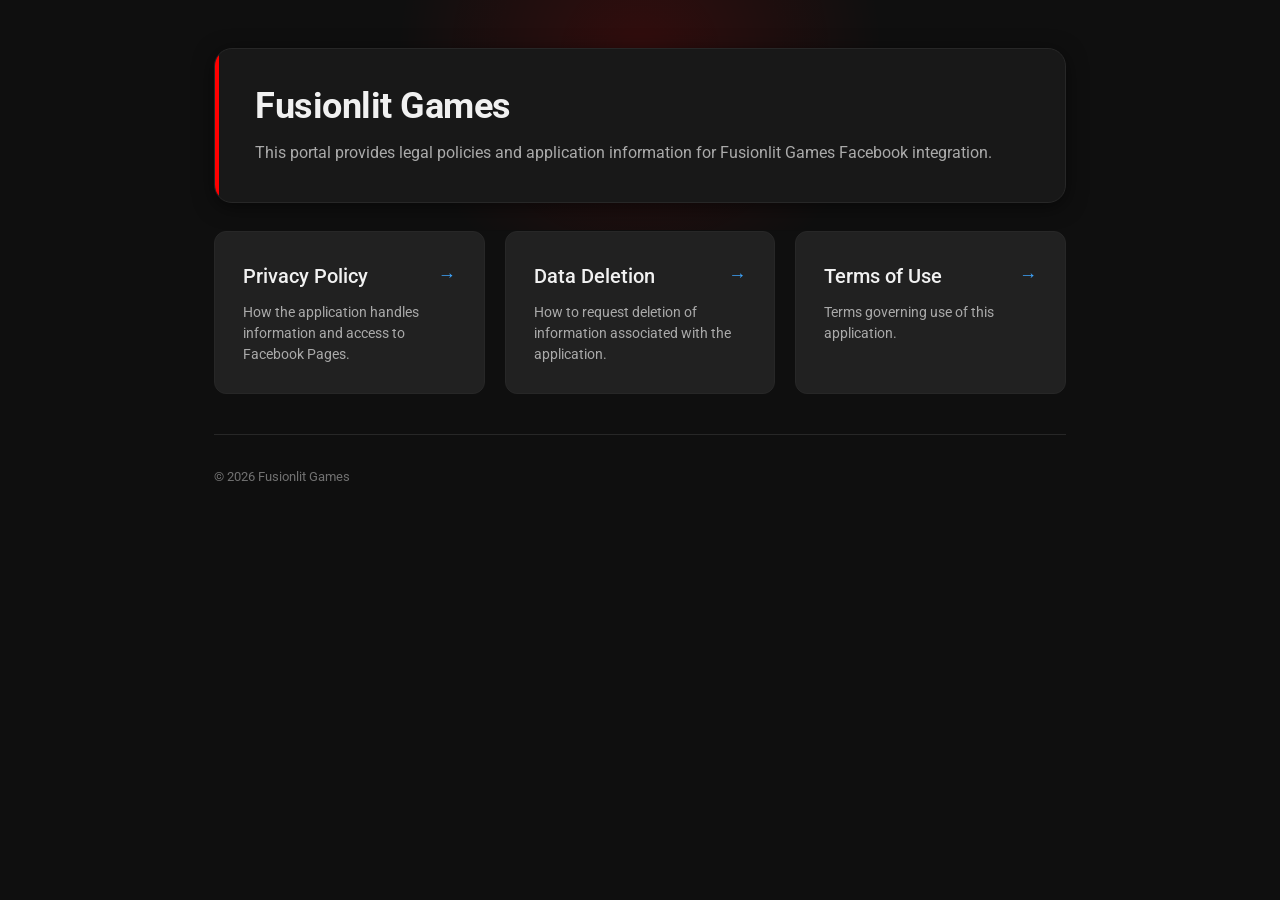
<file: index.html>
<!doctype html>
<html lang="en">
<head>
<meta charset="utf-8">
<meta name="viewport" content="width=device-width,initial-scale=1">
<title>Fusionlit Games</title>
<meta name="description" content="Official policy and application information for Fusionlit Games.">
<link rel="stylesheet" href="style.css">
</head>
<body>
<main class="wrap">
  <section class="hero">
    <h1>Fusionlit Games</h1>
    <p>This portal provides legal policies and application information for Fusionlit Games Facebook integration.</p>
  </section>
  <section class="grid">
    <a class="card" id="card-privacy" href="privacy-policy.html">
      <h2>Privacy Policy</h2>
      <p>How the application handles information and access to Facebook Pages.</p>
    </a>
    <a class="card" id="card-deletion" href="data-deletion.html">
      <h2>Data Deletion</h2>
      <p>How to request deletion of information associated with the application.</p>
    </a>
    <a class="card" id="card-terms" href="terms.html">
      <h2>Terms of Use</h2>
      <p>Terms governing use of this application.</p>
    </a>
  </section>
  <footer>
    <span>© 2026 Fusionlit Games</span>
  </footer>
</main>
</body>
</html>
</file>
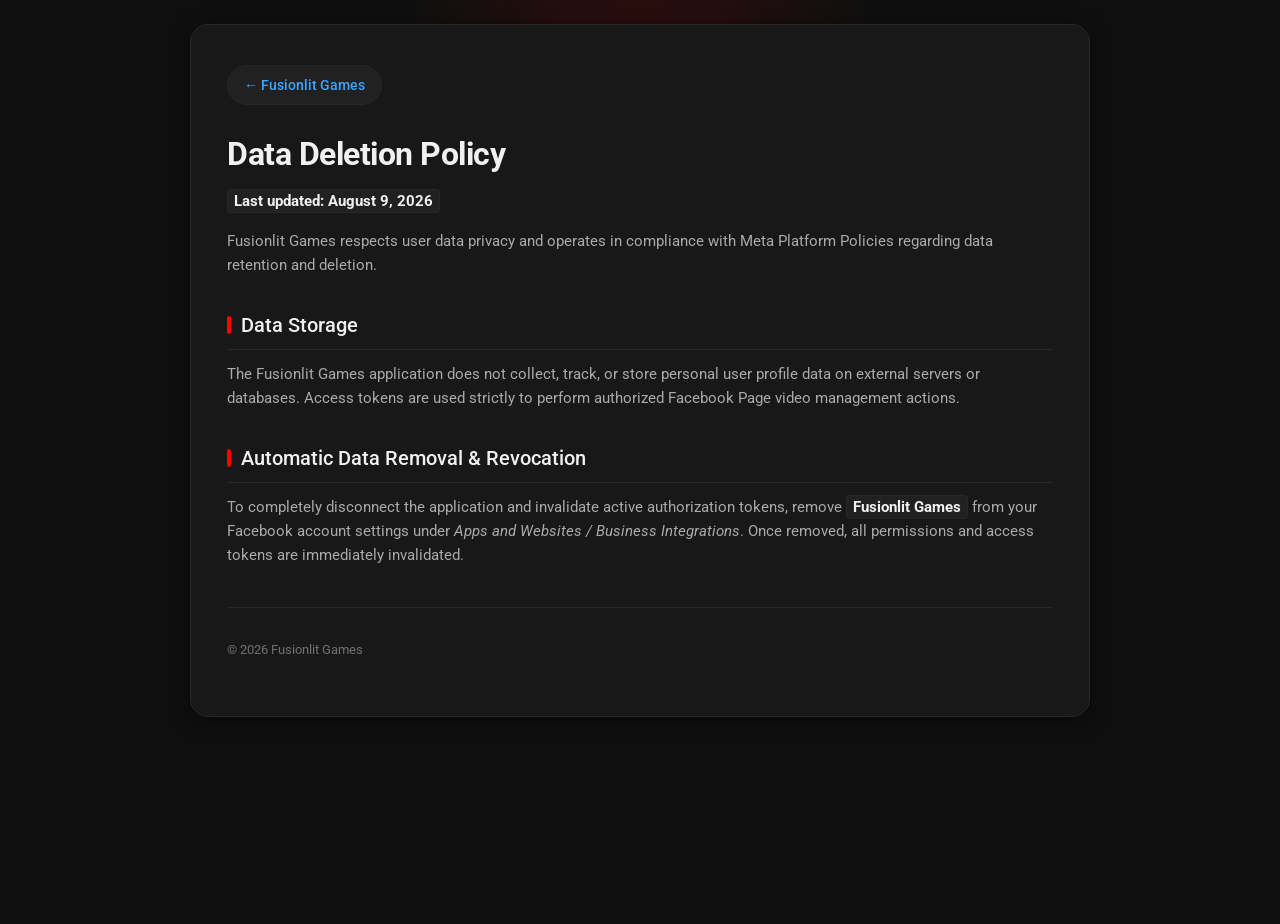
<file: data-deletion.html>
<!doctype html>
<html lang="en">
<head>
<meta charset="utf-8">
<meta name="viewport" content="width=device-width,initial-scale=1">
<title>Data Deletion - Fusionlit Games</title>
<meta name="description" content="Data deletion policy for Fusionlit Games application.">
<link rel="stylesheet" href="style.css">
</head>
<body>
<main class="page">
<a href="index.html" class="nav-back">← Fusionlit Games</a>
<h1>Data Deletion Policy</h1>
<p><strong>Last updated: August 9, 2026</strong></p>
<p>Fusionlit Games respects user data privacy and operates in compliance with Meta Platform Policies regarding data retention and deletion.</p>

<h2>Data Storage</h2>
<p>The Fusionlit Games application does not collect, track, or store personal user profile data on external servers or databases. Access tokens are used strictly to perform authorized Facebook Page video management actions.</p>

<h2>Automatic Data Removal & Revocation</h2>
<p>To completely disconnect the application and invalidate active authorization tokens, remove <strong>Fusionlit Games</strong> from your Facebook account settings under <em>Apps and Websites / Business Integrations</em>. Once removed, all permissions and access tokens are immediately invalidated.</p>

<footer>
  <span>© 2026 Fusionlit Games</span>
</footer>
</main>
</body>
</html>
</file>
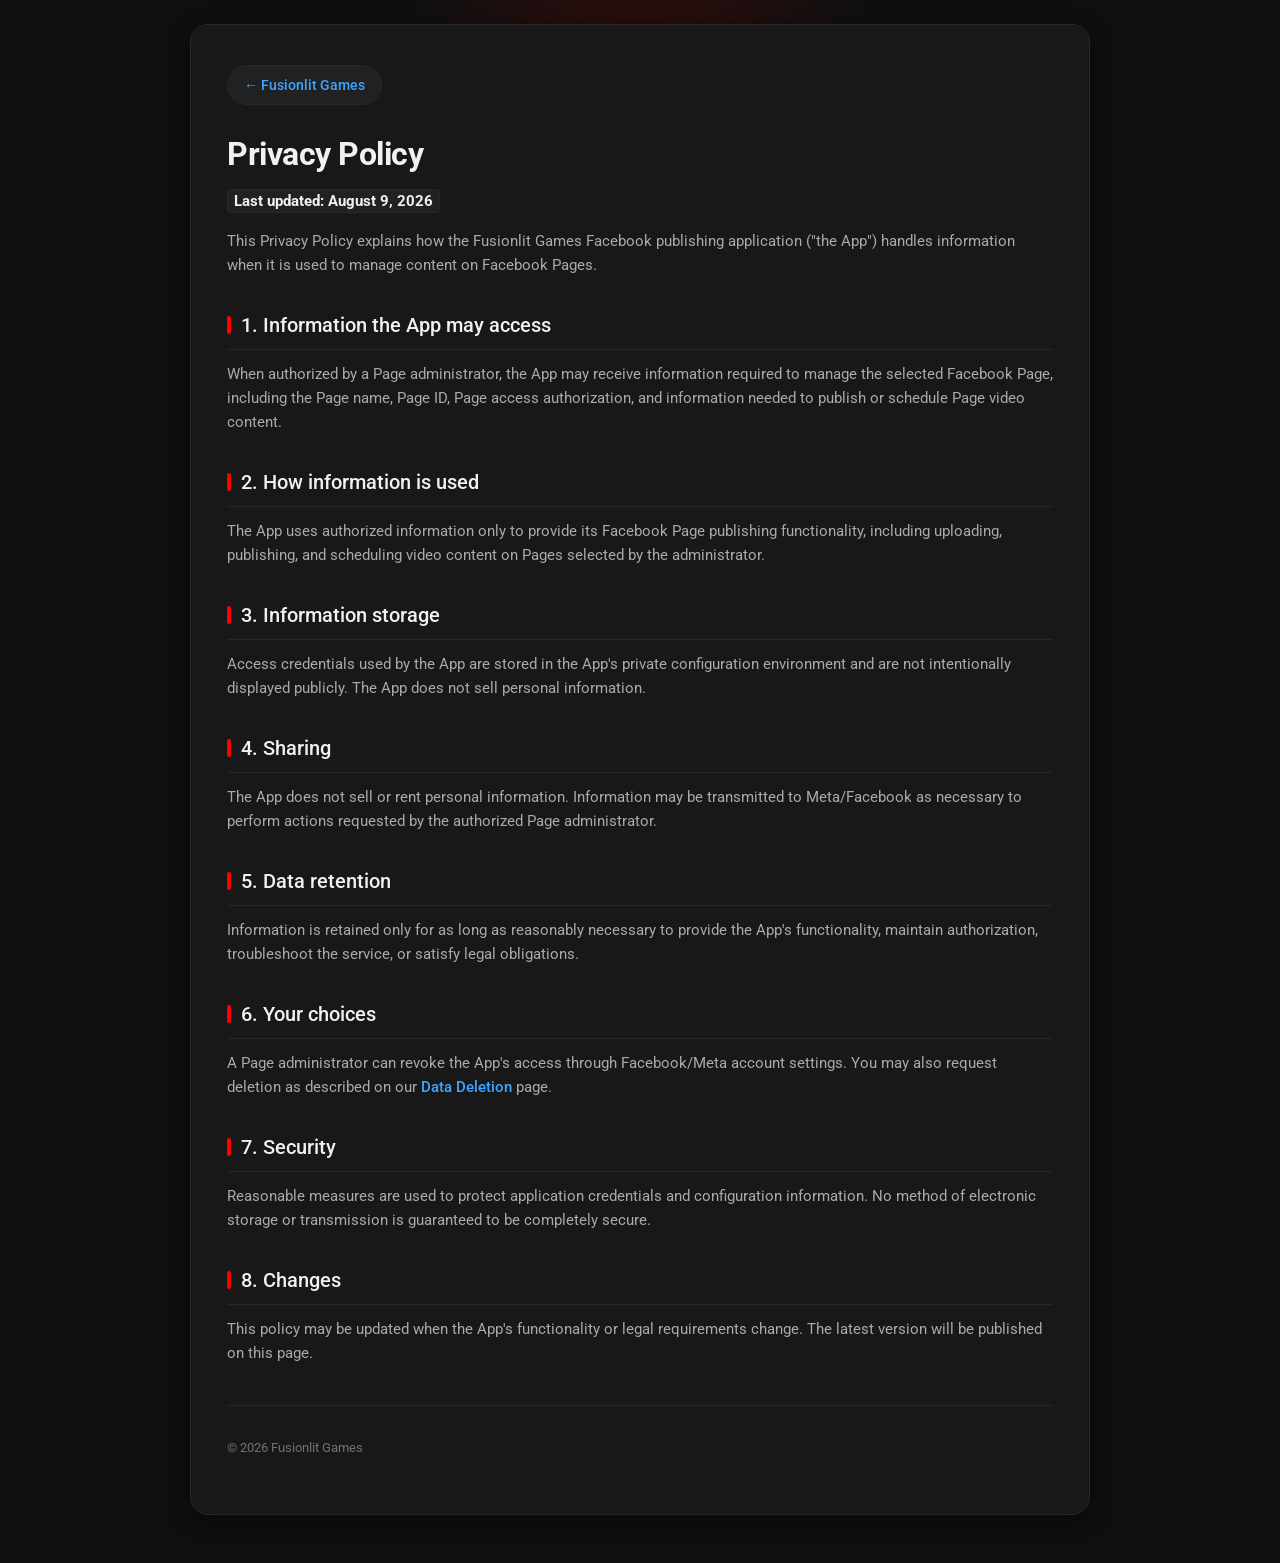
<file: privacy-policy.html>
<!doctype html>
<html lang="en">
<head>
<meta charset="utf-8">
<meta name="viewport" content="width=device-width,initial-scale=1">
<title>Privacy Policy - Fusionlit Games</title>
<meta name="description" content="Privacy Policy for Fusionlit Games Facebook publishing application.">
<link rel="stylesheet" href="style.css">
</head>
<body>
<main class="page">
<a href="index.html" class="nav-back">← Fusionlit Games</a>
<h1>Privacy Policy</h1>
<p><strong>Last updated: August 9, 2026</strong></p>
<p>This Privacy Policy explains how the Fusionlit Games Facebook publishing application ("the App") handles information when it is used to manage content on Facebook Pages.</p>

<h2>1. Information the App may access</h2>
<p>When authorized by a Page administrator, the App may receive information required to manage the selected Facebook Page, including the Page name, Page ID, Page access authorization, and information needed to publish or schedule Page video content.</p>

<h2>2. How information is used</h2>
<p>The App uses authorized information only to provide its Facebook Page publishing functionality, including uploading, publishing, and scheduling video content on Pages selected by the administrator.</p>

<h2>3. Information storage</h2>
<p>Access credentials used by the App are stored in the App's private configuration environment and are not intentionally displayed publicly. The App does not sell personal information.</p>

<h2>4. Sharing</h2>
<p>The App does not sell or rent personal information. Information may be transmitted to Meta/Facebook as necessary to perform actions requested by the authorized Page administrator.</p>

<h2>5. Data retention</h2>
<p>Information is retained only for as long as reasonably necessary to provide the App's functionality, maintain authorization, troubleshoot the service, or satisfy legal obligations.</p>

<h2>6. Your choices</h2>
<p>A Page administrator can revoke the App's access through Facebook/Meta account settings. You may also request deletion as described on our <a href="data-deletion.html">Data Deletion</a> page.</p>

<h2>7. Security</h2>
<p>Reasonable measures are used to protect application credentials and configuration information. No method of electronic storage or transmission is guaranteed to be completely secure.</p>

<h2>8. Changes</h2>
<p>This policy may be updated when the App's functionality or legal requirements change. The latest version will be published on this page.</p>

<footer>
  <span>© 2026 Fusionlit Games</span>
</footer>
</main>
</body>
</html>
</file>
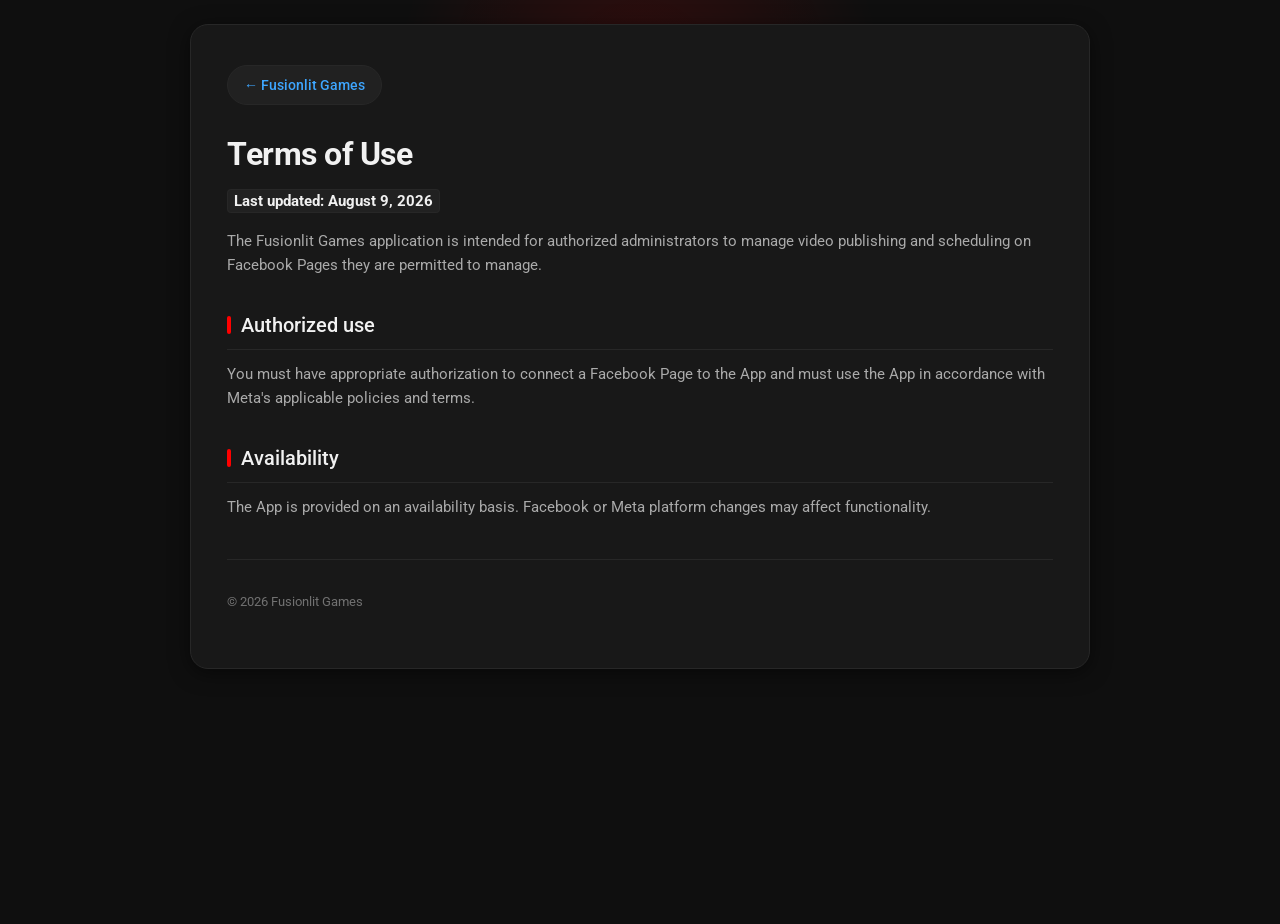
<file: terms.html>
<!doctype html>
<html lang="en">
<head>
<meta charset="utf-8">
<meta name="viewport" content="width=device-width,initial-scale=1">
<title>Terms of Use - Fusionlit Games</title>
<meta name="description" content="Terms of Use for Fusionlit Games application.">
<link rel="stylesheet" href="style.css">
</head>
<body>
<main class="page">
<a href="index.html" class="nav-back">← Fusionlit Games</a>
<h1>Terms of Use</h1>
<p><strong>Last updated: August 9, 2026</strong></p>
<p>The Fusionlit Games application is intended for authorized administrators to manage video publishing and scheduling on Facebook Pages they are permitted to manage.</p>

<h2>Authorized use</h2>
<p>You must have appropriate authorization to connect a Facebook Page to the App and must use the App in accordance with Meta's applicable policies and terms.</p>

<h2>Availability</h2>
<p>The App is provided on an availability basis. Facebook or Meta platform changes may affect functionality.</p>

<footer>
  <span>© 2026 Fusionlit Games</span>
</footer>
</main>
</body>
</html>
</file>
<file: style.css>
@import url('https://fonts.googleapis.com/css2?family=Roboto:wght@400;500;700&display=swap');

:root {
  --yt-bg-main: #0f0f0f;
  --yt-bg-surface: #181818;
  --yt-bg-card: #212121;
  --yt-bg-hover: #272727;
  --yt-bg-active: #383838;
  --yt-border: #272727;
  --yt-border-light: #3f3f3f;
  --yt-text-primary: #f1f1f1;
  --yt-text-secondary: #aaaaaa;
  --yt-text-muted: #717171;
  --yt-red: #ff0000;
  --yt-red-hover: #cc0000;
  --yt-red-glow: rgba(255, 0, 0, 0.15);
  --yt-blue: #3ea6ff;
  --yt-blue-hover: #65b8ff;
  --yt-radius-sm: 8px;
  --yt-radius-md: 12px;
  --yt-radius-lg: 18px;
  --yt-radius-pill: 9999px;
  --yt-shadow: 0 4px 20px rgba(0, 0, 0, 0.5);
  --yt-transition: all 0.2s cubic-bezier(0.05, 0, 0, 1);
}

* {
  box-sizing: border-box;
  margin: 0;
  padding: 0;
}

body {
  margin: 0;
  background-color: var(--yt-bg-main);
  color: var(--yt-text-primary);
  font-family: 'Roboto', -apple-system, BlinkMacSystemFont, 'Segoe UI', Arial, sans-serif;
  font-size: 15px;
  line-height: 1.6;
  min-height: 100vh;
  position: relative;
  overflow-x: hidden;
  -webkit-font-smoothing: antialiased;
}

/* Ambient YouTube Glow Effect */
body::before {
  content: '';
  position: absolute;
  top: -120px;
  left: 50%;
  transform: translateX(-50%);
  width: 600px;
  height: 350px;
  background: radial-gradient(circle, var(--yt-red-glow) 0%, rgba(15, 15, 15, 0) 70%);
  pointer-events: none;
  z-index: 0;
}

.wrap {
  max-width: 900px;
  margin: 0 auto;
  padding: 48px 24px;
  position: relative;
  z-index: 1;
}

.page {
  max-width: 900px;
  margin: 24px auto 48px;
  padding: 40px 36px;
  background-color: var(--yt-bg-surface);
  border: 1px solid var(--yt-border);
  border-radius: var(--yt-radius-lg);
  box-shadow: var(--yt-shadow);
  position: relative;
  z-index: 1;
}

/* Navigation / Back Chip */
.nav-back {
  display: inline-flex;
  align-items: center;
  gap: 8px;
  background-color: var(--yt-bg-card);
  color: var(--yt-text-primary);
  text-decoration: none;
  font-size: 14px;
  font-weight: 500;
  padding: 8px 16px;
  border-radius: var(--yt-radius-pill);
  border: 1px solid var(--yt-border);
  margin-bottom: 24px;
  transition: var(--yt-transition);
}

.nav-back:hover {
  background-color: var(--yt-bg-hover);
  border-color: var(--yt-border-light);
  color: var(--yt-blue);
  transform: translateX(-2px);
}

/* Hero Section */
.hero {
  padding: 36px 40px;
  border: 1px solid var(--yt-border);
  border-radius: var(--yt-radius-lg);
  background-color: var(--yt-bg-surface);
  box-shadow: var(--yt-shadow);
  position: relative;
  overflow: hidden;
}

.hero::before {
  content: '';
  position: absolute;
  top: 0;
  left: 0;
  width: 4px;
  height: 100%;
  background-color: var(--yt-red);
}

.hero h1 {
  font-size: 36px;
  font-weight: 700;
  line-height: 1.2;
  color: var(--yt-text-primary);
  margin-bottom: 12px;
  letter-spacing: -0.5px;
}

.hero p {
  color: var(--yt-text-secondary);
  font-size: 16px;
}

/* Grid Layout */
.grid {
  display: grid;
  grid-template-columns: repeat(auto-fit, minmax(260px, 1fr));
  gap: 20px;
  margin-top: 28px;
}

/* Card Styling */
.card {
  display: flex;
  flex-direction: column;
  padding: 28px;
  border: 1px solid var(--yt-border);
  border-radius: var(--yt-radius-md);
  background-color: var(--yt-bg-card);
  color: var(--yt-text-primary);
  text-decoration: none;
  transition: var(--yt-transition);
  position: relative;
}

.card:hover {
  background-color: var(--yt-bg-hover);
  border-color: var(--yt-border-light);
  transform: translateY(-4px);
  box-shadow: 0 10px 25px rgba(0, 0, 0, 0.4);
}

.card h2 {
  font-size: 20px;
  font-weight: 500;
  margin-top: 0;
  margin-bottom: 10px;
  color: var(--yt-text-primary);
  display: flex;
  align-items: center;
  justify-content: space-between;
}

.card h2::after {
  content: '→';
  color: var(--yt-blue);
  font-size: 18px;
  transition: var(--yt-transition);
}

.card:hover h2::after {
  transform: translateX(4px);
  color: var(--yt-red);
}

.card p {
  color: var(--yt-text-secondary);
  font-size: 14px;
  line-height: 1.5;
}

/* Content Page Typography */
.page h1 {
  font-size: 32px;
  font-weight: 700;
  margin-bottom: 8px;
  color: var(--yt-text-primary);
  letter-spacing: -0.5px;
}

.page h2 {
  font-size: 20px;
  font-weight: 500;
  margin-top: 32px;
  margin-bottom: 12px;
  color: var(--yt-text-primary);
  padding-bottom: 8px;
  border-bottom: 1px solid var(--yt-border);
  display: flex;
  align-items: center;
  gap: 10px;
}

.page h2::before {
  content: '';
  display: inline-block;
  width: 4px;
  height: 18px;
  background-color: var(--yt-red);
  border-radius: 2px;
}

.page p {
  color: var(--yt-text-secondary);
  margin-bottom: 16px;
  font-size: 15px;
}

.page a {
  color: var(--yt-blue);
  text-decoration: none;
  font-weight: 500;
  transition: var(--yt-transition);
}

.page a:hover {
  color: var(--yt-blue-hover);
  text-decoration: underline;
}

.page strong {
  color: var(--yt-text-primary);
  background-color: var(--yt-bg-card);
  padding: 2px 6px;
  border-radius: 4px;
  border: 1px solid var(--yt-border);
}

.page ol, .page ul {
  padding-left: 24px;
  margin-bottom: 20px;
  color: var(--yt-text-secondary);
}

.page li {
  margin-bottom: 8px;
}

/* Footer */
footer {
  padding: 32px 0 16px;
  border-top: 1px solid var(--yt-border);
  margin-top: 40px;
  color: var(--yt-text-muted);
  font-size: 13px;
  display: flex;
  align-items: center;
  justify-content: space-between;
  flex-wrap: wrap;
  gap: 12px;
}

footer a {
  color: var(--yt-text-secondary);
  text-decoration: none;
}

footer a:hover {
  color: var(--yt-text-primary);
}

/* Responsive adjustments */
@media (max-width: 600px) {
  .wrap {
    padding: 24px 16px;
  }
  .page {
    padding: 24px 20px;
    margin-top: 16px;
  }
  .hero {
    padding: 24px 20px;
  }
  .hero h1, .page h1 {
    font-size: 26px;
  }
  .card {
    padding: 20px;
  }
  footer {
    flex-direction: column;
    align-items: flex-start;
  }
}
</file>
